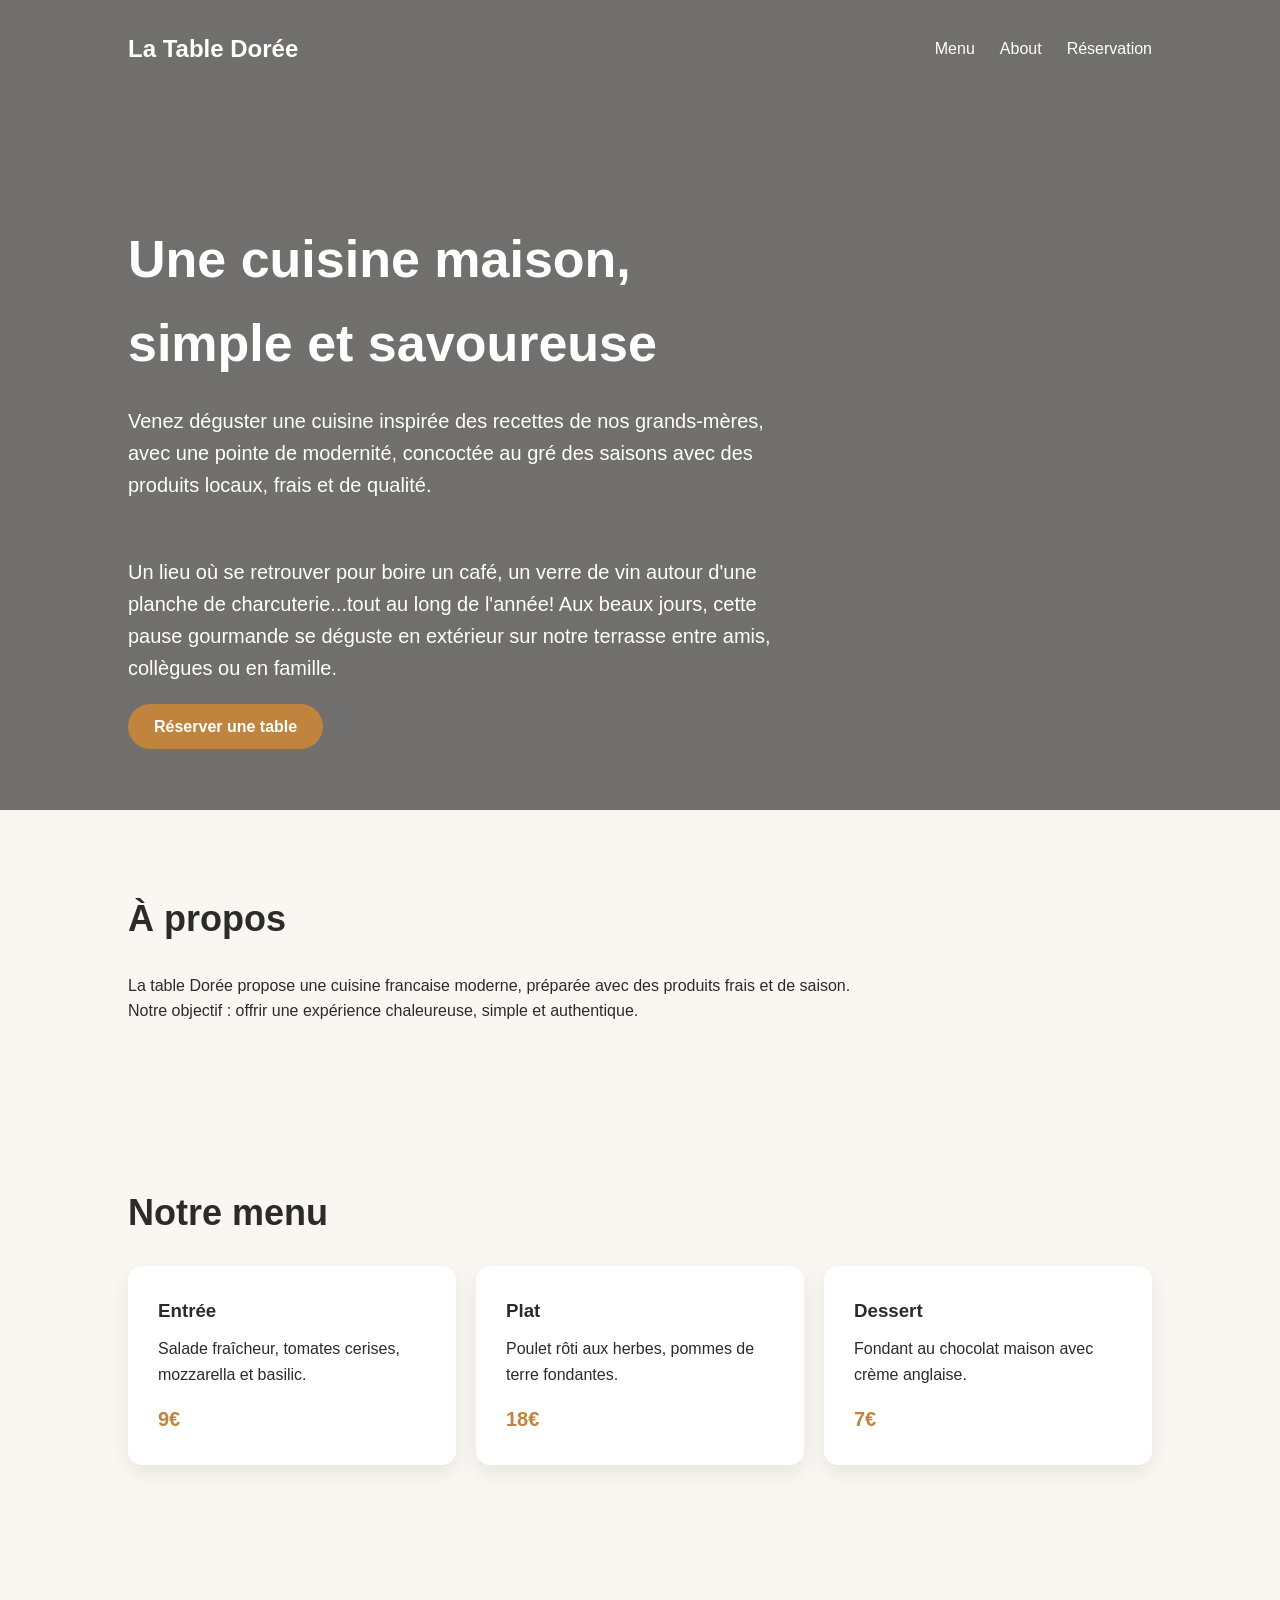
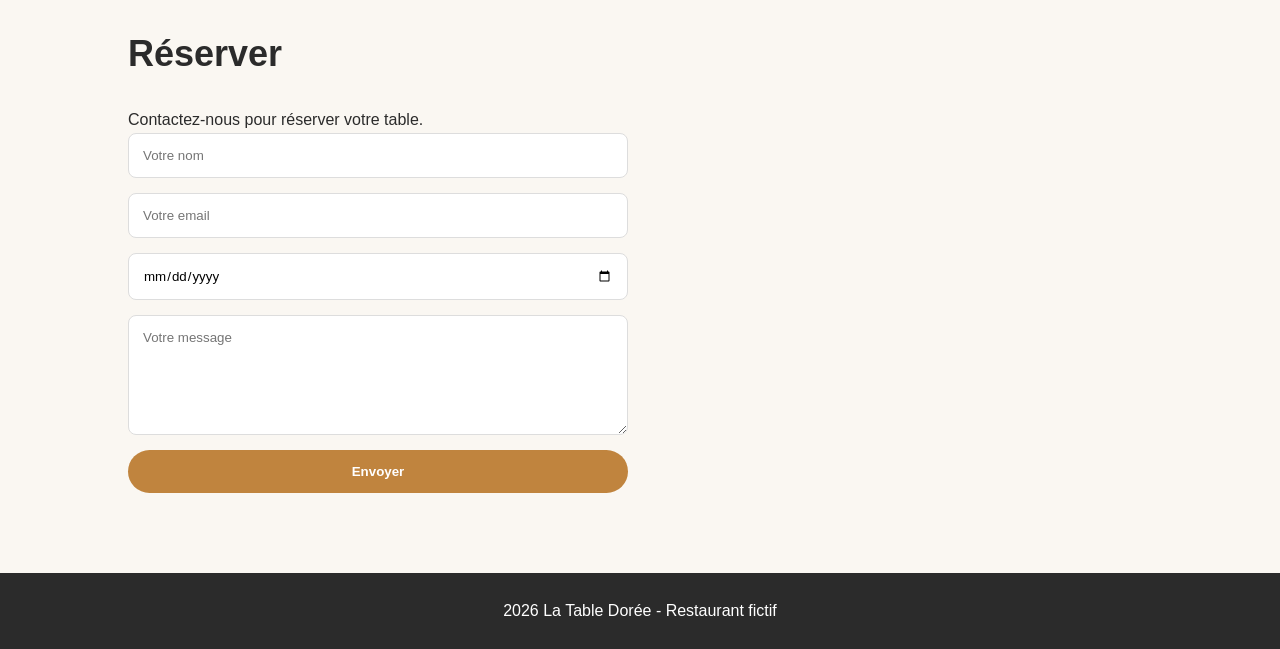
<file: index.html>
<!DOCTYPE html>
<html lang="fr">
    <head>
        <meta charset="utf-8" /> <!-- Permet d'afficher les accents -->
        <meta name="viewport" content="width=device-width, initial-scale=1.0"> <!-- Rend le site responsive (adapté mobile) -->
        <title>La Table Dorée - restaurant</title>
        <link rel="stylesheet" href="restaurant_demo_style.css" /> <!-- Lie le fichier CSS au HTML -->
    </head>

    <body>


        <header class="hero"> <!-- EN-TETE -->
            <nav> <!-- Menu de navigation -->
                <h1>La Table Dorée</h1>
                <ul>
                    <li><a href="#menu">Menu</a></li> <!-- Lien -->
                    <li><a href="#about">About</a></li> <!-- Lien -->
                    <li><a href="#reservation">Réservation</a></li> <!-- Lien -->
                </ul>
            </nav>

            <div class="hero-content">
                <h2>Une cuisine maison, simple et savoureuse</h2>
                <p>Venez déguster une cuisine inspirée des recettes de nos grands-mères, avec une pointe de modernité, concoctée au gré des saisons avec des produits locaux, frais et de qualité.</p><br>
                <p>Un lieu où se retrouver pour boire un café, un verre de vin autour d'une planche de charcuterie...tout au long de l'année! Aux beaux jours, cette pause gourmande se déguste en extérieur sur notre terrasse entre amis, collègues ou en famille.</p>
                <a href="#reservation" class="btn">Réserver une table</a>
            </div>
        </header>

        <section id="about">
            <h2>À propos</h2>
            <p>
                La table Dorée propose une cuisine francaise moderne, préparée avec des produits frais et de saison.<br>
                Notre objectif : offrir une expérience chaleureuse, simple et authentique.
            </p>
        </section>

        <section id="menu">
            <h2>Notre menu</h2>

            <div class="cards">
                <div class="card">
                    <h3>Entrée</h3>
                    <p>Salade fraîcheur, tomates cerises, mozzarella et basilic.</p>
                    <strong>9€</strong>
                </div>

                <div class="card">
                    <h3>Plat</h3>
                    <p>Poulet rôti aux herbes, pommes de terre fondantes.</p>
                    <strong>18€</strong>
                </div>

                <div class="card">
                    <h3>Dessert</h3>
                    <p>Fondant au chocolat maison avec crème anglaise.</p>
                    <strong>7€</strong>
                </div>
            </div>
        </section>

        <section id="reservation">
            <h2>Réserver</h2>
            <p>Contactez-nous pour réserver votre table.</p>

            <form>
                <input type="text" placeholder="Votre nom">
                <input type="email" placeholder="Votre email">
                <input type="date">
                <textarea placeholder="Votre message"></textarea>
                <button type="submit">Envoyer</button>
            </form>
        </section>

        <footer>
            <p>2026 La Table Dorée - Restaurant fictif</p>
        </footer>

    </body>

</html>
</file>
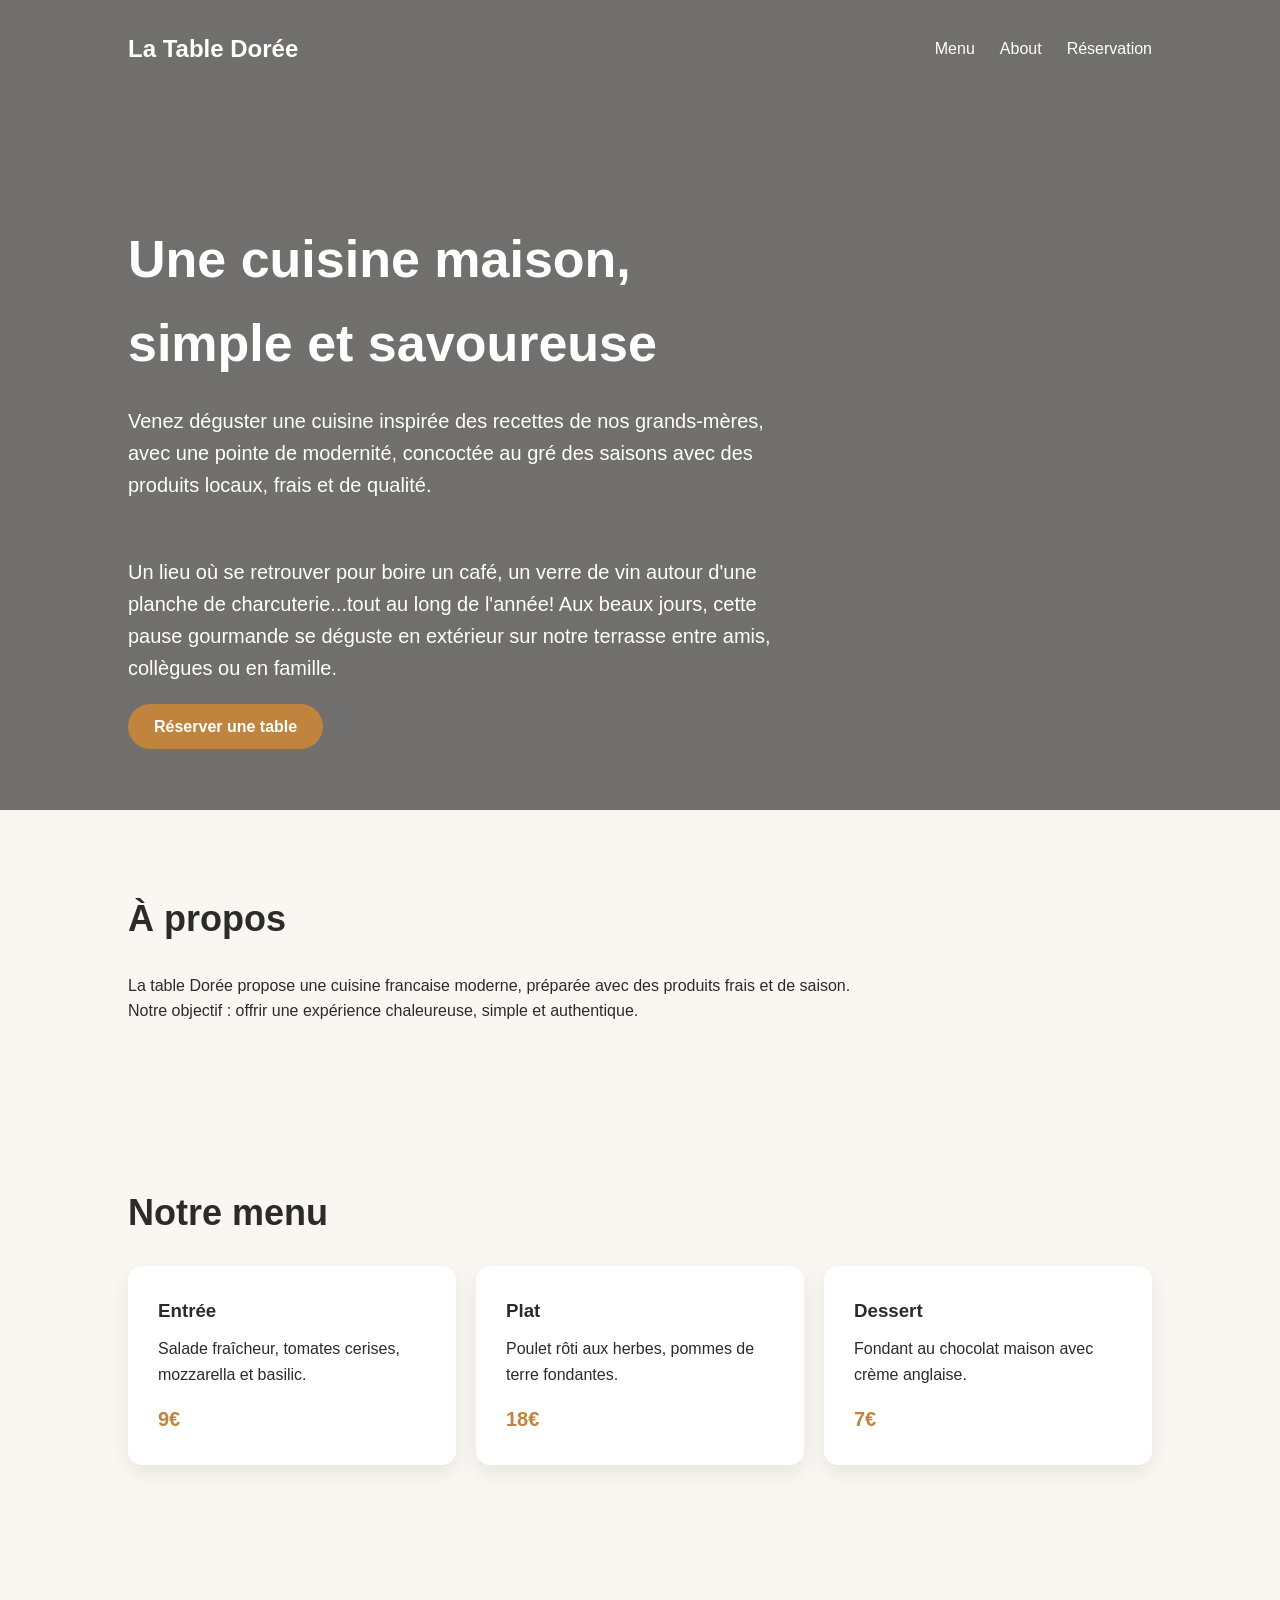
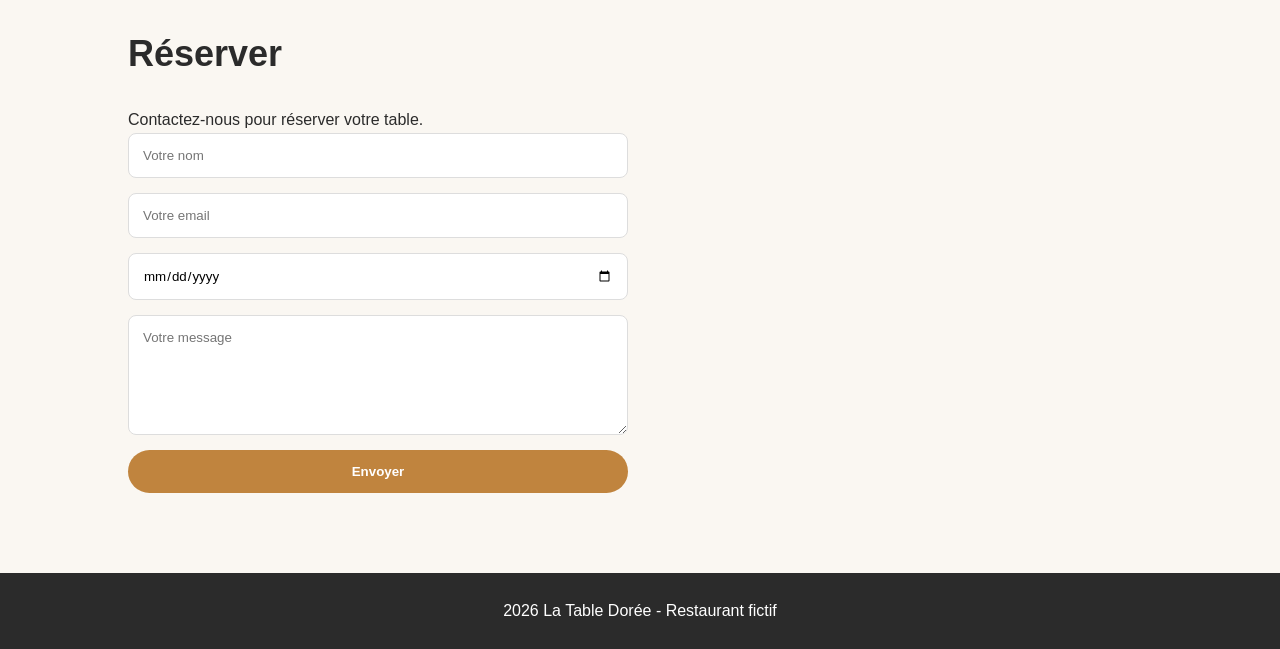
<file: restaurant_demo_index.html>
<!DOCTYPE html>
<html lang="fr">
    <head>
        <meta charset="utf-8" /> <!-- Permet d'afficher les accents -->
        <meta name="viewport" content="width=device-width, initial-scale=1.0"> <!-- Rend le site responsive (adapté mobile) -->
        <title>La Table Dorée - restaurant</title>
        <link rel="stylesheet" href="restaurant_demo_style.css" /> <!-- Lie le fichier CSS au HTML -->
    </head>

    <body>


        <header class="hero"> <!-- EN-TETE -->
            <nav> <!-- Menu de navigation -->
                <h1>La Table Dorée</h1>
                <ul>
                    <li><a href="#menu">Menu</a></li> <!-- Lien -->
                    <li><a href="#about">About</a></li> <!-- Lien -->
                    <li><a href="#reservation">Réservation</a></li> <!-- Lien -->
                </ul>
            </nav>

            <div class="hero-content">
                <h2>Une cuisine maison, simple et savoureuse</h2>
                <p>Venez déguster une cuisine inspirée des recettes de nos grands-mères, avec une pointe de modernité, concoctée au gré des saisons avec des produits locaux, frais et de qualité.</p><br>
                <p>Un lieu où se retrouver pour boire un café, un verre de vin autour d'une planche de charcuterie...tout au long de l'année! Aux beaux jours, cette pause gourmande se déguste en extérieur sur notre terrasse entre amis, collègues ou en famille.</p>
                <a href="#reservation" class="btn">Réserver une table</a>
            </div>
        </header>

        <section id="about">
            <h2>À propos</h2>
            <p>
                La table Dorée propose une cuisine francaise moderne, préparée avec des produits frais et de saison.<br>
                Notre objectif : offrir une expérience chaleureuse, simple et authentique.
            </p>
        </section>

        <section id="menu">
            <h2>Notre menu</h2>

            <div class="cards">
                <div class="card">
                    <h3>Entrée</h3>
                    <p>Salade fraîcheur, tomates cerises, mozzarella et basilic.</p>
                    <strong>9€</strong>
                </div>

                <div class="card">
                    <h3>Plat</h3>
                    <p>Poulet rôti aux herbes, pommes de terre fondantes.</p>
                    <strong>18€</strong>
                </div>

                <div class="card">
                    <h3>Dessert</h3>
                    <p>Fondant au chocolat maison avec crème anglaise.</p>
                    <strong>7€</strong>
                </div>
            </div>
        </section>

        <section id="reservation">
            <h2>Réserver</h2>
            <p>Contactez-nous pour réserver votre table.</p>

            <form>
                <input type="text" placeholder="Votre nom">
                <input type="email" placeholder="Votre email">
                <input type="date">
                <textarea placeholder="Votre message"></textarea>
                <button type="submit">Envoyer</button>
            </form>
        </section>

        <footer>
            <p>2026 La Table Dorée - Restaurant fictif</p>
        </footer>

    </body>

</html>
</file>
<file: restaurant_demo_style.css>
/* ================= RESET ================= */
* {
  margin: 0; /* enlève les marges par défaut des éléments */
  padding: 0; /* enlève les espacements internes par défaut */
  box-sizing: border-box; 
  /* inclut padding + border dans la largeur → évite les bugs de taille */
}

/* 👉 Incidence :
- ton design est propre et prévisible
- tous les navigateurs affichent pareil
*/


/* ================= STYLE GLOBAL ================= */
body {
  font-family: Arial, sans-serif; 
  /* police simple et lisible */

  background: #faf7f2; 
  /* couleur de fond beige clair → ambiance douce/resto */

  color: #2b2b2b; 
  /* couleur du texte (gris foncé, plus doux que noir) */

  line-height: 1.6; 
  /* espace entre les lignes → lecture plus confortable */
}

/* 👉 Incidence :
- site lisible
- ambiance visuelle cohérente
*/


/* ================= HERO (BANNIÈRE) ================= */
.hero {
  min-height: 90vh; 
  /* prend 90% de la hauteur de l’écran → effet “plein écran” */

  background: linear-gradient(rgba(0,0,0,0.55), rgba(0,0,0,0.55)),
  url("https://images.unsplash.com/photo-1517248135467-4c7edcad34c4");
  /* image + filtre sombre (overlay noir transparent) */

  background-size: cover; 
  /* l’image remplit tout l’espace */

  background-position: center; 
  /* centre l’image */

  color: white; 
  /* texte en blanc pour contraster avec fond sombre */

  padding: 30px 10%; 
  /* espace intérieur (haut/bas + gauche/droite) */
}

/* 👉 Incidence :
- effet “site pro”
- texte lisible sur image
- visuel impactant dès l’arrivée
*/


/* ================= NAVIGATION ================= */
nav {
  display: flex; 
  /* met les éléments en ligne */

  justify-content: space-between; 
  /* espace entre logo et menu */

  align-items: center; 
  /* aligne verticalement */
}

/* 👉 Incidence :
- menu propre, bien aligné
*/


nav ul {
  display: flex; 
  /* met les liens en ligne */

  gap: 25px; 
  /* espace entre les liens */

  list-style: none; 
  /* enlève les points de liste */
}

/* 👉 Incidence :
- menu horizontal moderne
*/


nav a {
  color: white; 
  /* texte blanc */

  text-decoration: none; 
  /* enlève le soulignement */
}

/* 👉 Incidence :
- style propre (pas “lien bleu classique”)
*/


/* ================= HERO CONTENT ================= */
.hero-content {
  max-width: 650px; 
  /* limite la largeur du texte */

  margin-top: 150px; 
  /* descend le contenu vers le centre */
}

/* 👉 Incidence :
- texte lisible (pas trop large)
- mieux positionné visuellement
*/


.hero-content h2 {
  font-size: 52px; 
  /* gros titre */

  margin-bottom: 20px; 
  /* espace en dessous */
}

/* 👉 Incidence :
- effet “titre principal fort”
*/


.hero-content p {
  font-size: 20px; 
  /* texte plus gros que normal */

  margin-bottom: 30px; 
  /* espace avant bouton */
}

/* 👉 Incidence :
- meilleure lisibilité
*/


/* ================= BOUTONS ================= */
.btn,
button {
  background: #c0843e; 
  /* couleur dorée → style restaurant */

  color: white;

  border: none; 
  /* enlève bordure */

  padding: 14px 26px; 
  /* taille du bouton */

  border-radius: 30px; 
  /* arrondi (effet moderne) */

  text-decoration: none;

  font-weight: bold;

  cursor: pointer; 
  /* curseur main au survol */
}

/* 👉 Incidence :
- bouton stylé et cliquable
- attire l’attention
*/


/* ================= SECTIONS ================= */
section {
  padding: 80px 10%; 
  /* espace autour des sections */
}

/* 👉 Incidence :
- site aéré (respire)
*/


section h2 {
  font-size: 36px; 
  /* titre section */

  margin-bottom: 25px;
}

/* 👉 Incidence :
- hiérarchie visuelle claire
*/


/* ================= GRID (CARTES) ================= */
.cards {
  display: grid; 
  /* active grille */

  grid-template-columns: repeat(auto-fit, minmax(220px, 1fr)); 
  /* responsive automatique */

  gap: 20px; 
  /* espace entre cartes */
}

/* 👉 Incidence :
- s’adapte automatiquement mobile / desktop
*/


.card {
  background: white;

  padding: 30px;

  border-radius: 14px; 
  /* coins arrondis */

  box-shadow: 0 8px 20px rgba(0,0,0,0.08); 
  /* ombre légère */
}

/* 👉 Incidence :
- effet “carte moderne”
- visuel premium
*/


.card h3 {
  margin-bottom: 10px;
}


.card strong {
  display: inline-block;

  margin-top: 15px;

  color: #c0843e; 
  /* couleur prix */

  font-size: 20px;
}

/* 👉 Incidence :
- met en valeur les prix
*/


/* ================= FORMULAIRE ================= */
form {
  max-width: 500px; 
  /* limite largeur */

  display: flex;

  flex-direction: column; 
  /* éléments en colonne */

  gap: 15px;
}

/* 👉 Incidence :
- formulaire propre et lisible
*/


input,
textarea {
  padding: 14px;

  border: 1px solid #ddd;

  border-radius: 8px;

  font-family: Arial, sans-serif;
}

/* 👉 Incidence :
- champs modernes et confortables
*/


textarea {
  min-height: 120px; 
  /* taille minimum */
}


/* ================= FOOTER ================= */
footer {
  text-align: center;

  background: #2b2b2b;

  color: white;

  padding: 25px;
}

/* 👉 Incidence :
- pied de page visible et propre
*/


/* ================= RESPONSIVE ================= */
@media (max-width: 768px) {

  nav,
  nav ul {
    flex-direction: column; 
    /* menu passe en vertical */

    gap: 20px;
  }

  .hero-content h2 {
    font-size: 36px; 
    /* titre plus petit sur mobile */
  }
}

/* 👉 Incidence :
- site adapté mobile
- lisible sur téléphone
*/
</file>
